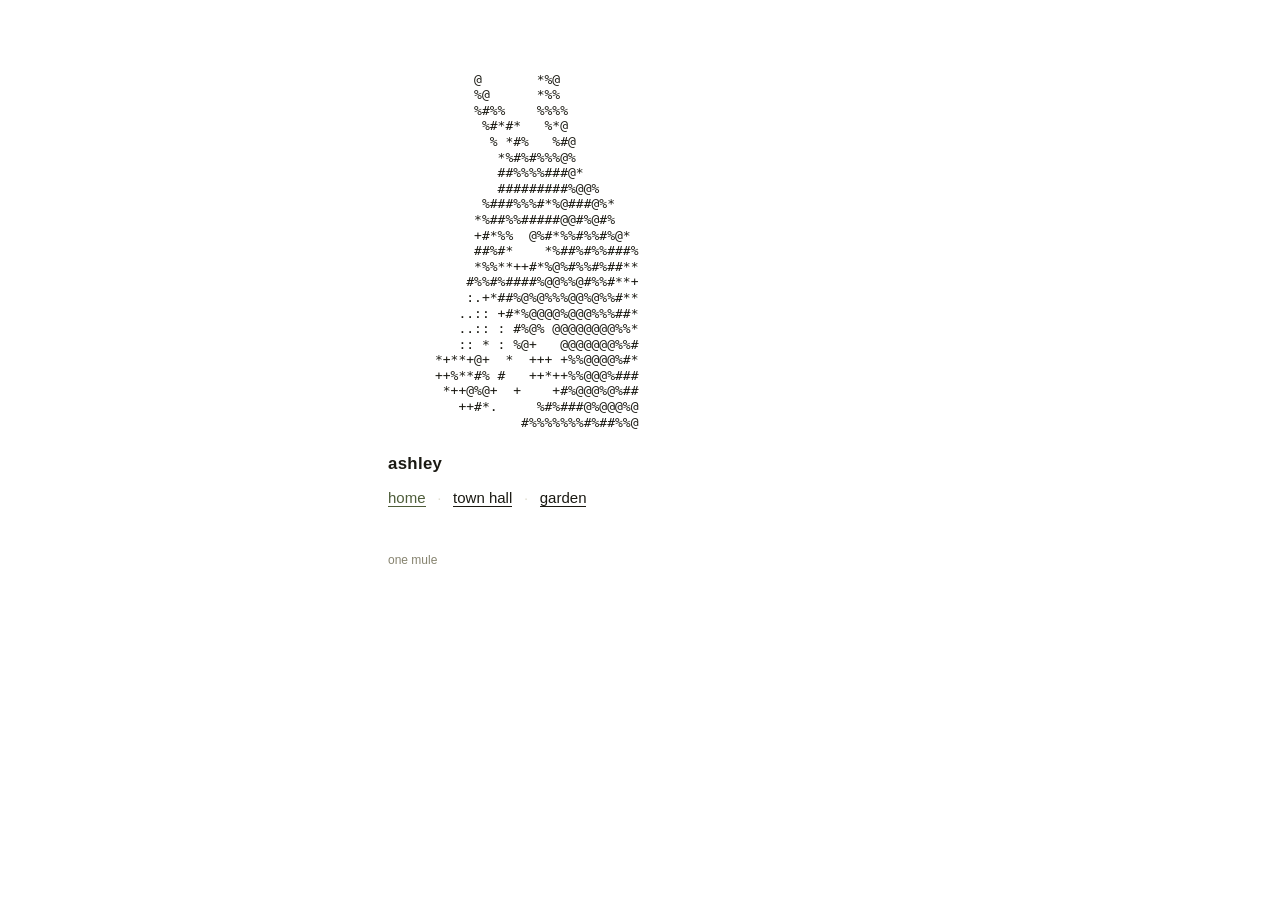
<file: index.html>
<!DOCTYPE html>
<html lang="en">
<head>
<meta charset="utf-8">
<meta name="viewport" content="width=device-width, initial-scale=1">
<title>ASHLEY!</title>
<meta name="description" content="Ashley">
<link rel="icon" href="favicon.svg" type="image/svg+xml">
<link rel="stylesheet" href="style.css">
</head>
<body>
<div class="page">

  <pre class="mule" aria-hidden="true">           
           @       *%@          
           %@      *%%          
           %#%%    %%%%         
            %#*#*   %*@         
             % *#%   %#@        
              *%#%#%%%@%        
              ##%%%%###@*      
              #########%@@%     
            %###%%%#*%@###@%*   
           *%##%%#####@@#%@#%   
           +#*%%  @%#*%%#%%#%@* 
           ##%#*    *%##%#%%###%
           *%%**++#*%@%#%%#%##**
          #%%#%####%@@%%@#%%#**+
          :.+*##%@%@%%%@@%@%%#**
         ..:: +#*%@@@@%@@@%%%##*
         ..:: : #%@% @@@@@@@@%%*
         :: * : %@+   @@@@@@@%%#
      *+**+@+  *  +++ +%%@@@@%#*
      ++%**#% #   ++*++%%@@@%###
       *++@%@+  +    +#%@@@%@%##
         ++#*.     %#%###@%@@@%@
                 #%%%%%%%#%##%%@</pre>

  <h1>ashley</h1>

  <nav class="nav">
    <a href="index.html" class="current">home</a>
    <span class="sep">·</span>
    <a href="newsletter.html">town hall</a>
    <span class="sep">·</span>
    <a href="garden.html">garden</a>
  </nav>

  <footer class="foot">
    <p>one mule</p>
  </footer>

</div>
</body>
</html>
</file>
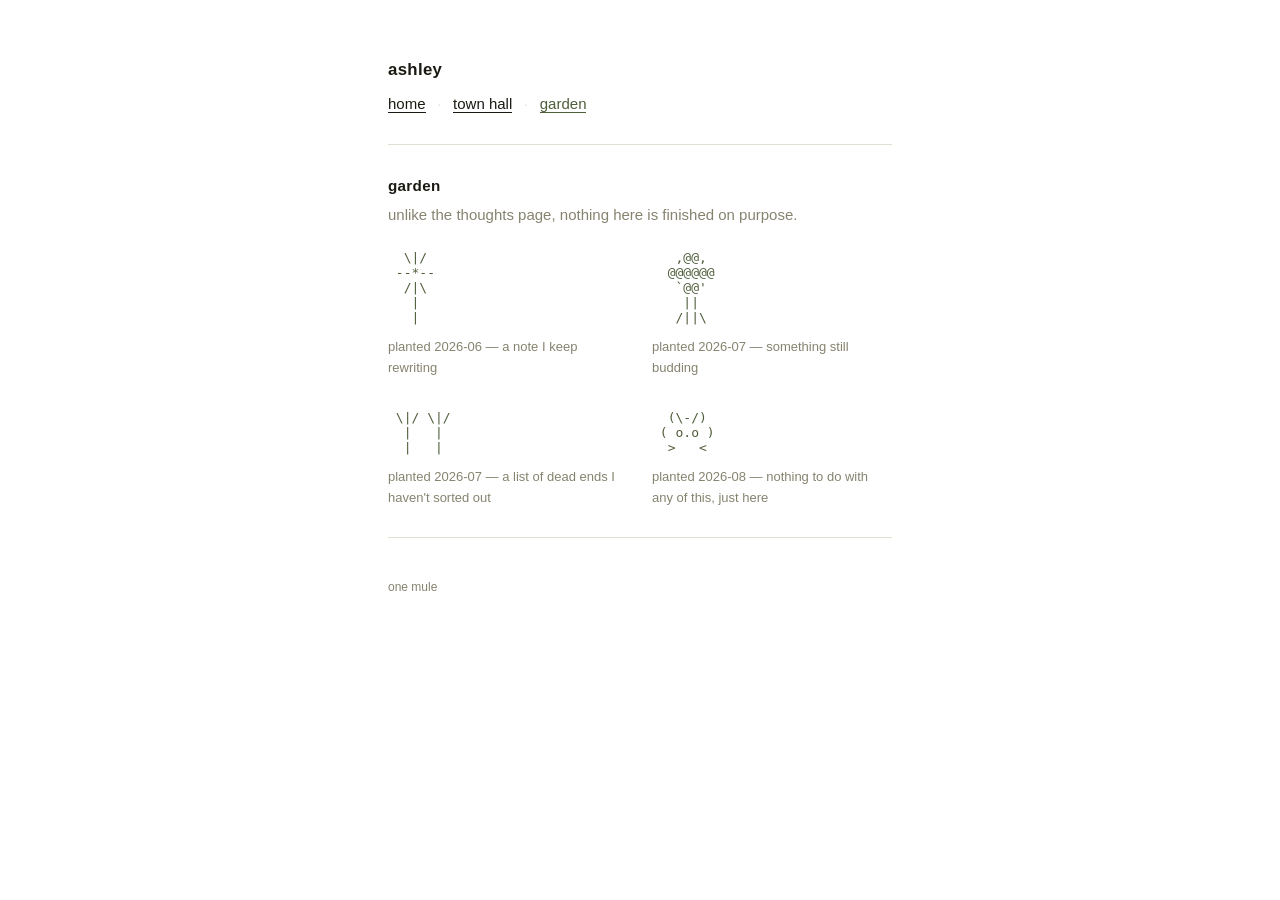
<file: garden.html>
<!DOCTYPE html>
<html lang="en">
<head>
<meta charset="utf-8">
<meta name="viewport" content="width=device-width, initial-scale=1">
<title>garden — ashley</title>
<link rel="icon" href="favicon.svg" type="image/svg+xml">
<link rel="stylesheet" href="style.css">
</head>
<body>
<div class="page">

  <h1>ashley</h1>

  <nav class="nav">
    <a href="index.html">home</a>
    <span class="sep">·</span>
    <a href="newsletter.html">town hall</a>
    <span class="sep">·</span>
    <a href="garden.html" class="current">garden</a>
  </nav>

  <hr>

  <h2>garden</h2>
  <p class="tagline">unlike the thoughts page, nothing here is finished on purpose.</p>

  <div class="plot">

    <div class="plant">
      <pre>  \|/
 --*--
  /|\
   |
   |</pre>
      <p class="plant-label">planted 2026-06 — a note I keep rewriting</p>
    </div>

    <div class="plant">
      <pre>   ,@@,
  @@@@@@
   `@@'
    ||
   /||\</pre>
      <p class="plant-label">planted 2026-07 — something still budding</p>
    </div>

    <div class="plant">
      <pre> \|/ \|/
  |   |
  |   |</pre>
      <p class="plant-label">planted 2026-07 — a list of dead ends I haven't sorted out</p>
    </div>

    <div class="plant">
      <pre>  (\-/)
 ( o.o )
  &gt;   &lt;</pre>
      <p class="plant-label">planted 2026-08 — nothing to do with any of this, just here</p>
    </div>

  </div>

  <hr>

  <footer class="foot">
    <p>one mule</p>
  </footer>

</div>
</body>
</html>
</file>
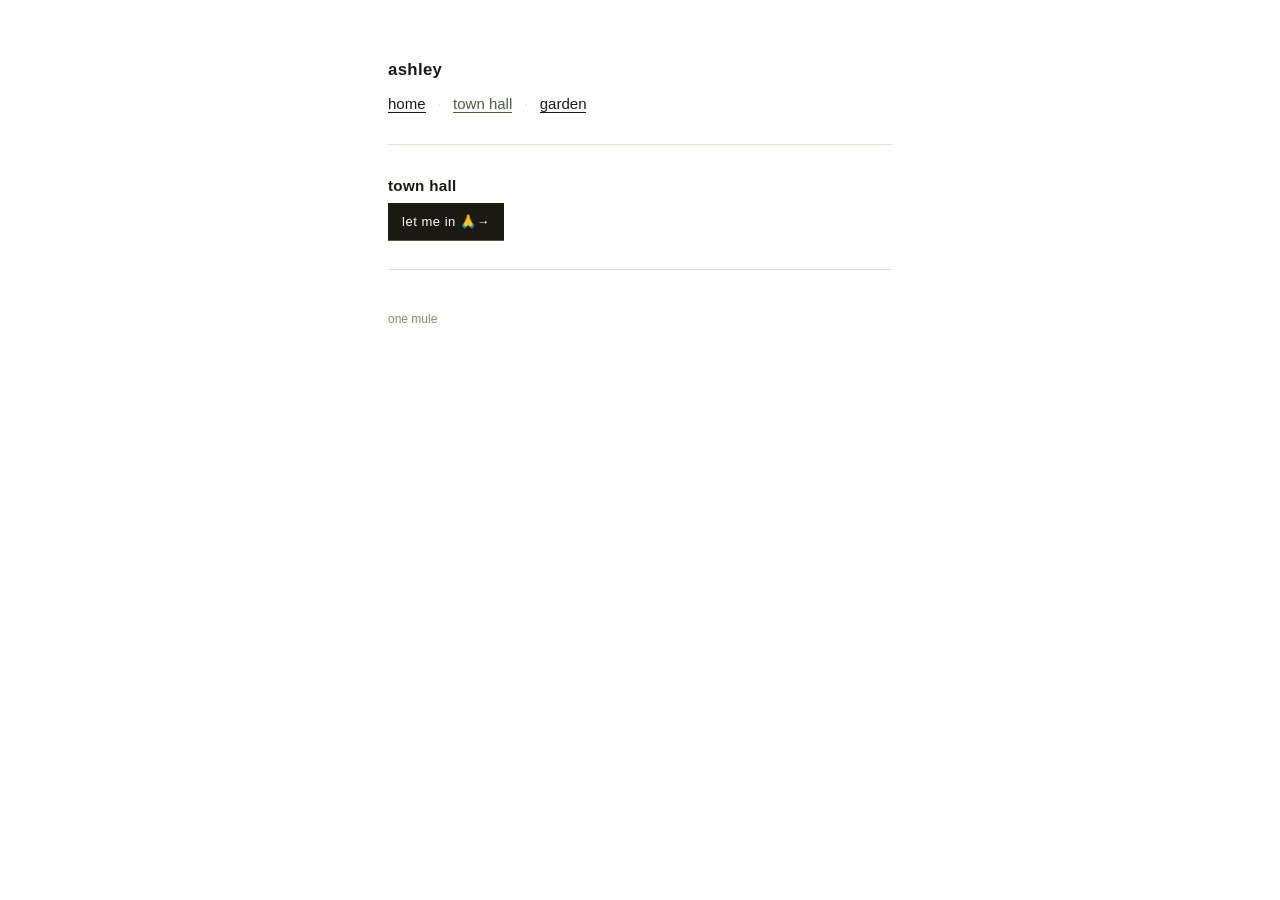
<file: newsletter.html>
<!DOCTYPE html>
<html lang="en">
<head>
<meta charset="utf-8">
<meta name="viewport" content="width=device-width, initial-scale=1">
<title>town hall — ashley</title>
<link rel="icon" href="favicon.svg" type="image/svg+xml">
<link rel="stylesheet" href="style.css">
</head>
<body>
<div class="page">

  <h1>ashley</h1>

  <nav class="nav">
    <a href="index.html">home</a>
    <span class="sep">·</span>
    <a href="newsletter.html" class="current">town hall</a>
    <span class="sep">·</span>
    <a href="garden.html">garden</a>
  </nav>

  <hr>

  <h2>town hall</h2>


  <p>
    <a class="cta" href="mailto:ashleyzhang04@gmail.com?subject=newsletter">let me in 🙏→</a>
  </p>

  <hr>

  <footer class="foot">
    <p>one mule</p>
  </footer>

</div>
</body>
</html>
</file>
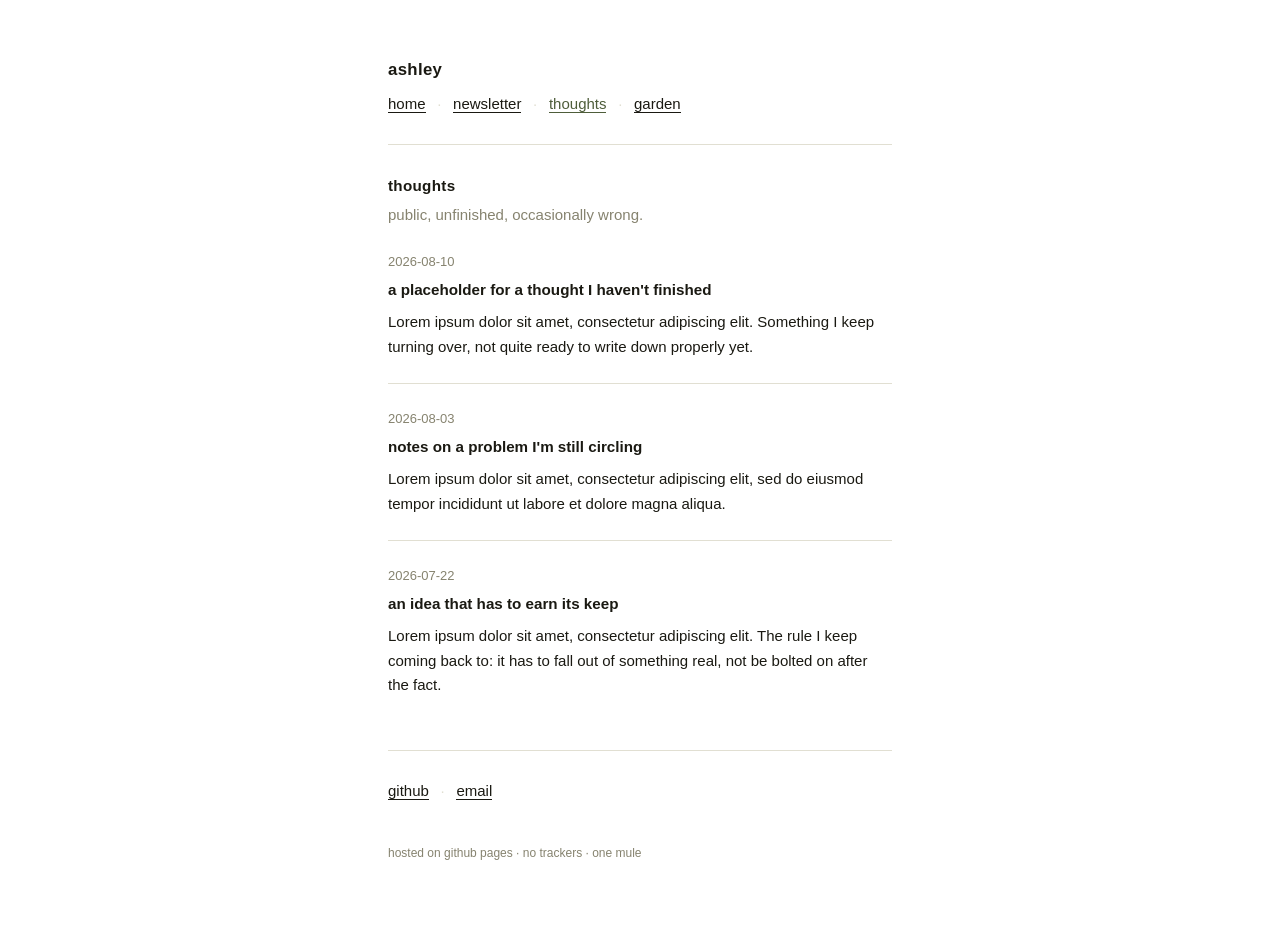
<file: thoughts.html>
<!DOCTYPE html>
<html lang="en">
<head>
<meta charset="utf-8">
<meta name="viewport" content="width=device-width, initial-scale=1">
<title>thoughts — ashley</title>
<link rel="icon" href="favicon.svg" type="image/svg+xml">
<link rel="stylesheet" href="style.css">
</head>
<body>
<div class="page">

  <h1>ashley</h1>

  <nav class="nav">
    <a href="index.html">home</a>
    <span class="sep">·</span>
    <a href="newsletter.html">newsletter</a>
    <span class="sep">·</span>
    <a href="thoughts.html" class="current">thoughts</a>
    <span class="sep">·</span>
    <a href="garden.html">garden</a>
  </nav>

  <hr>

  <h2>thoughts</h2>
  <p class="tagline">public, unfinished, occasionally wrong.</p>

  <div class="entries">

    <article class="entry">
      <p class="entry-date">2026-08-10</p>
      <h3>a placeholder for a thought I haven't finished</h3>
      <p>
        Lorem ipsum dolor sit amet, consectetur adipiscing elit. Something I keep turning
        over, not quite ready to write down properly yet.
      </p>
    </article>

    <article class="entry">
      <p class="entry-date">2026-08-03</p>
      <h3>notes on a problem I'm still circling</h3>
      <p>
        Lorem ipsum dolor sit amet, consectetur adipiscing elit, sed do eiusmod tempor
        incididunt ut labore et dolore magna aliqua.
      </p>
    </article>

    <article class="entry">
      <p class="entry-date">2026-07-22</p>
      <h3>an idea that has to earn its keep</h3>
      <p>
        Lorem ipsum dolor sit amet, consectetur adipiscing elit. The rule I keep coming
        back to: it has to fall out of something real, not be bolted on after the fact.
      </p>
    </article>

  </div>

  <hr>

  <p class="links">
    <a href="https://github.com/aschleigh">github</a>
    <span class="sep">·</span>
    <a href="mailto:ashleyzhang04@gmail.com">email</a>
  </p>

  <footer class="foot">
    <p>hosted on github pages · no trackers · one mule</p>
  </footer>

</div>
</body>
</html>
</file>
<file: style.css>
:root {
  --paper: #fff;
  --ink:   #1A1912;
  --dim:   #86836F;
  --rule:  #E1DFD2;
  --moss:  #4E5D3A;

  --font: Arial, Helvetica, sans-serif;
  --font-mono: "SFMono-Regular", Consolas, Menlo, monospace;
}

* { box-sizing: border-box; }

body {
  margin: 0;
  background: var(--paper);
  color: var(--ink);
  font-family: var(--font);
  font-size: 15px;
  line-height: 1.65;
  -webkit-font-smoothing: antialiased;
}

.page {
  max-width: 34rem;
  margin: 0 auto;
  padding: 3.5rem 1.25rem 4rem;
}

/* ---------- hero ---------- */

.mule {
  margin: 0 0 1.25rem;
  font-family: var(--font-mono);
  font-size: 13px;
  line-height: 1.2;
  color: var(--ink);
  white-space: pre;
  overflow-x: auto;
}

h1 {
  font-size: 1.05rem;
  font-weight: 700;
  letter-spacing: .02em;
  margin: 0 0 .5rem;
}

h2 {
  font-size: .95rem;
  font-weight: 700;
  letter-spacing: .02em;
  margin: 0 0 .25rem;
}

.tagline {
  color: var(--dim);
  margin: 0 0 1.5rem;
}

/* ---------- nav ---------- */

.nav {
  margin: 0 0 1.75rem;
}

.nav a, .links a {
  color: var(--ink);
  text-decoration: none;
  border-bottom: 1px solid var(--ink);
}

.nav a:hover, .links a:hover, .entry h3 a:hover {
  color: var(--moss);
  border-color: var(--moss);
}

.nav a.current {
  color: var(--moss);
  border-bottom: 1px solid var(--moss);
}

.sep {
  color: var(--rule);
  margin: 0 .5em;
}

/* ---------- rules & body copy ---------- */

hr {
  border: none;
  border-top: 1px solid var(--rule);
  margin: 1.75rem 0;
}

p { margin: 0 0 1rem; }

a {
  color: var(--moss);
  text-decoration: none;
  border-bottom: 1px solid var(--moss);
}

a:hover { background: rgba(78, 93, 58, .08); }

a:focus-visible {
  outline: 2px solid var(--moss);
  outline-offset: 2px;
}

/* ---------- thoughts ---------- */

.entries { margin-top: .5rem; }

.entry {
  padding-bottom: 1.5rem;
  margin-bottom: 1.5rem;
  border-bottom: 1px solid var(--rule);
}

.entry:last-child {
  border-bottom: none;
  margin-bottom: 0;
}

.entry-date {
  color: var(--dim);
  font-size: .8125rem;
  margin: 0 0 .25rem;
}

.entry h3 {
  font-size: .95rem;
  font-weight: 700;
  margin: 0 0 .5rem;
}

.entry p:last-child { margin-bottom: 0; }

/* ---------- garden ---------- */

.plot {
  display: grid;
  grid-template-columns: 1fr 1fr;
  gap: 2rem 1.5rem;
  margin-top: .5rem;
}

.plant pre {
  margin: 0 0 .625rem;
  font-family: var(--font-mono);
  font-size: 13px;
  line-height: 1.15;
  color: var(--moss);
}

.plant-label {
  color: var(--dim);
  font-size: .8125rem;
  margin: 0;
}

@media (max-width: 480px) {
  .plot { grid-template-columns: 1fr; }
}

/* ---------- newsletter cta ---------- */

.cta {
  display: inline-block;
  background: var(--ink);
  color: var(--paper);
  font-family: var(--font);
  font-size: .8125rem;
  letter-spacing: .04em;
  text-decoration: none;
  padding: .5rem .875rem;
}

.cta:hover { background: var(--moss); }

.cta:focus-visible {
  outline: 2px solid var(--moss);
  outline-offset: 2px;
}

.note {
  color: var(--dim);
  font-size: .8125rem;
}

/* ---------- footer ---------- */

.foot {
  margin-top: 2.5rem;
  color: var(--dim);
  font-size: .75rem;
}

.foot p { margin: 0; }
</file>
